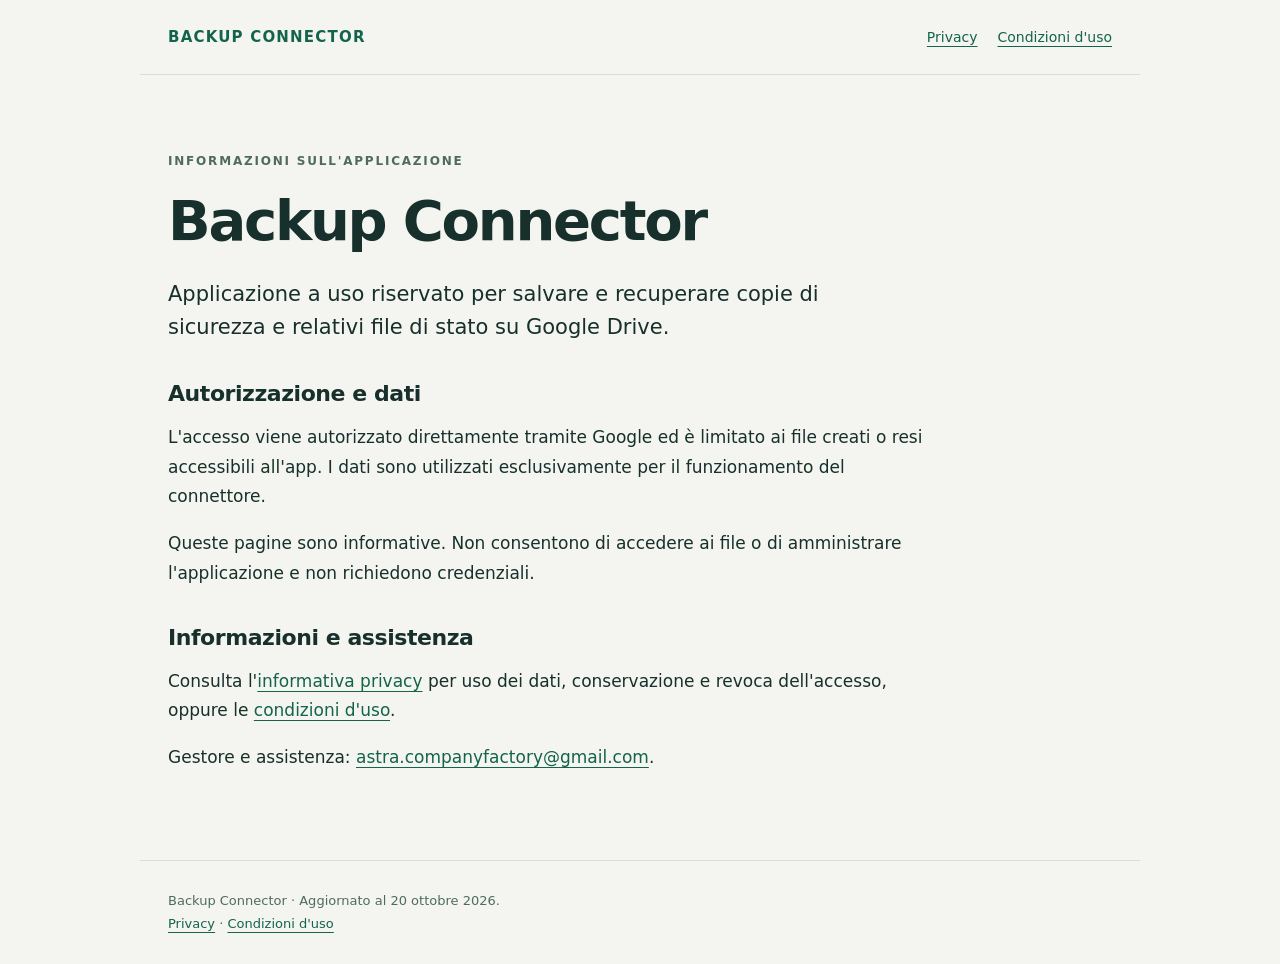
<file: index.html>
<!doctype html>
<html lang="it"><head><meta charset="utf-8"><meta name="viewport" content="width=device-width,initial-scale=1"><meta name="description" content="Informazioni e privacy di Backup Connector."><title>Backup Connector</title><link rel="stylesheet" href="styles.css"></head><body><header><a class="brand" href="./">BACKUP CONNECTOR</a><nav aria-label="Navigazione"><a href="privacy.html">Privacy</a><a href="terms.html">Condizioni d'uso</a></nav></header><main><p class="eyebrow">Informazioni sull'applicazione</p><h1>Backup Connector</h1><p class="intro">Applicazione a uso riservato per salvare e recuperare copie di sicurezza e relativi file di stato su Google Drive.</p><section><h2>Autorizzazione e dati</h2><p>L'accesso viene autorizzato direttamente tramite Google ed è limitato ai file creati o resi accessibili all'app. I dati sono utilizzati esclusivamente per il funzionamento del connettore.</p><p>Queste pagine sono informative. Non consentono di accedere ai file o di amministrare l'applicazione e non richiedono credenziali.</p></section><section><h2>Informazioni e assistenza</h2><p>Consulta l'<a href="privacy.html">informativa privacy</a> per uso dei dati, conservazione e revoca dell'accesso, oppure le <a href="terms.html">condizioni d'uso</a>.</p><p>Gestore e assistenza: <a href="mailto:astra.companyfactory@gmail.com">astra.companyfactory@gmail.com</a>.</p></section></main><footer>Backup Connector · Aggiornato al 20 ottobre 2026.<br><a href="privacy.html">Privacy</a> · <a href="terms.html">Condizioni d'uso</a></footer></body></html>
</file>
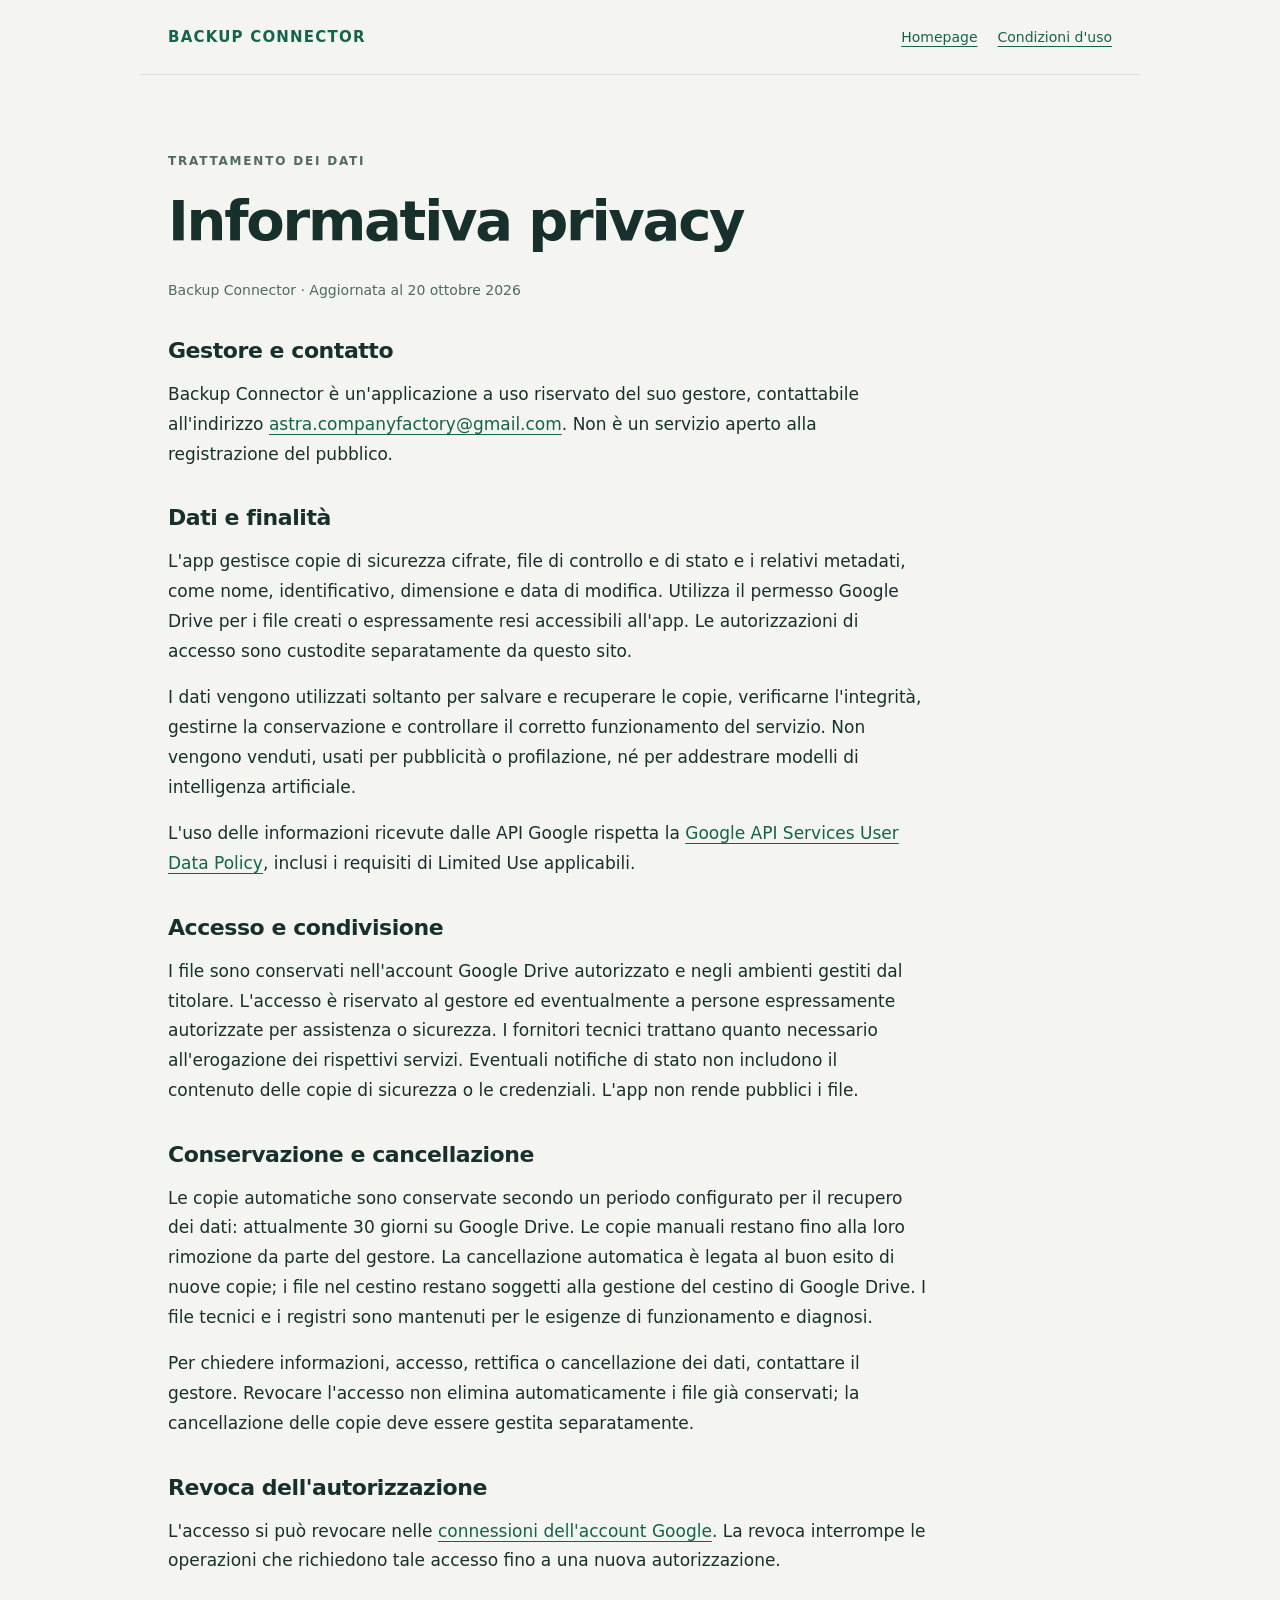
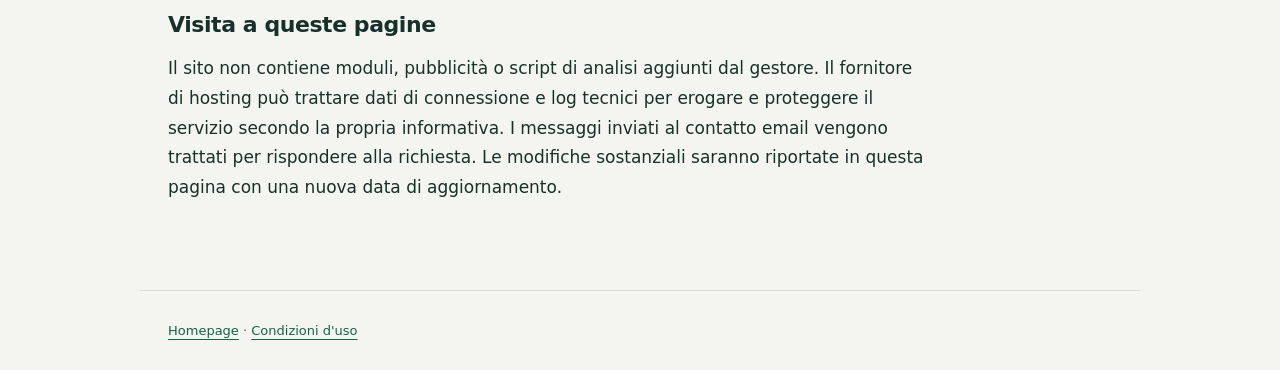
<file: privacy.html>
<!doctype html>
<html lang="it"><head><meta charset="utf-8"><meta name="viewport" content="width=device-width,initial-scale=1"><meta name="description" content="Utilizzo e gestione dei dati di Backup Connector."><title>Privacy | Backup Connector</title><link rel="stylesheet" href="styles.css"></head><body><header><a class="brand" href="./">BACKUP CONNECTOR</a><nav aria-label="Navigazione"><a href="./">Homepage</a><a href="terms.html">Condizioni d'uso</a></nav></header><main><p class="eyebrow">Trattamento dei dati</p><h1>Informativa privacy</h1><p class="meta">Backup Connector · Aggiornata al 20 ottobre 2026</p><h2>Gestore e contatto</h2><p>Backup Connector è un'applicazione a uso riservato del suo gestore, contattabile all'indirizzo <a href="mailto:astra.companyfactory@gmail.com">astra.companyfactory@gmail.com</a>. Non è un servizio aperto alla registrazione del pubblico.</p><h2>Dati e finalità</h2><p>L'app gestisce copie di sicurezza cifrate, file di controllo e di stato e i relativi metadati, come nome, identificativo, dimensione e data di modifica. Utilizza il permesso Google Drive per i file creati o espressamente resi accessibili all'app. Le autorizzazioni di accesso sono custodite separatamente da questo sito.</p><p>I dati vengono utilizzati soltanto per salvare e recuperare le copie, verificarne l'integrità, gestirne la conservazione e controllare il corretto funzionamento del servizio. Non vengono venduti, usati per pubblicità o profilazione, né per addestrare modelli di intelligenza artificiale.</p><p>L'uso delle informazioni ricevute dalle API Google rispetta la <a href="https://developers.google.com/terms/api-services-user-data-policy">Google API Services User Data Policy</a>, inclusi i requisiti di Limited Use applicabili.</p><h2>Accesso e condivisione</h2><p>I file sono conservati nell'account Google Drive autorizzato e negli ambienti gestiti dal titolare. L'accesso è riservato al gestore ed eventualmente a persone espressamente autorizzate per assistenza o sicurezza. I fornitori tecnici trattano quanto necessario all'erogazione dei rispettivi servizi. Eventuali notifiche di stato non includono il contenuto delle copie di sicurezza o le credenziali. L'app non rende pubblici i file.</p><h2>Conservazione e cancellazione</h2><p>Le copie automatiche sono conservate secondo un periodo configurato per il recupero dei dati: attualmente 30 giorni su Google Drive. Le copie manuali restano fino alla loro rimozione da parte del gestore. La cancellazione automatica è legata al buon esito di nuove copie; i file nel cestino restano soggetti alla gestione del cestino di Google Drive. I file tecnici e i registri sono mantenuti per le esigenze di funzionamento e diagnosi.</p><p>Per chiedere informazioni, accesso, rettifica o cancellazione dei dati, contattare il gestore. Revocare l'accesso non elimina automaticamente i file già conservati; la cancellazione delle copie deve essere gestita separatamente.</p><h2>Revoca dell'autorizzazione</h2><p>L'accesso si può revocare nelle <a href="https://myaccount.google.com/connections">connessioni dell'account Google</a>. La revoca interrompe le operazioni che richiedono tale accesso fino a una nuova autorizzazione.</p><h2>Visita a queste pagine</h2><p>Il sito non contiene moduli, pubblicità o script di analisi aggiunti dal gestore. Il fornitore di hosting può trattare dati di connessione e log tecnici per erogare e proteggere il servizio secondo la propria informativa. I messaggi inviati al contatto email vengono trattati per rispondere alla richiesta. Le modifiche sostanziali saranno riportate in questa pagina con una nuova data di aggiornamento.</p></main><footer><a href="./">Homepage</a> · <a href="terms.html">Condizioni d'uso</a></footer></body></html>
</file>
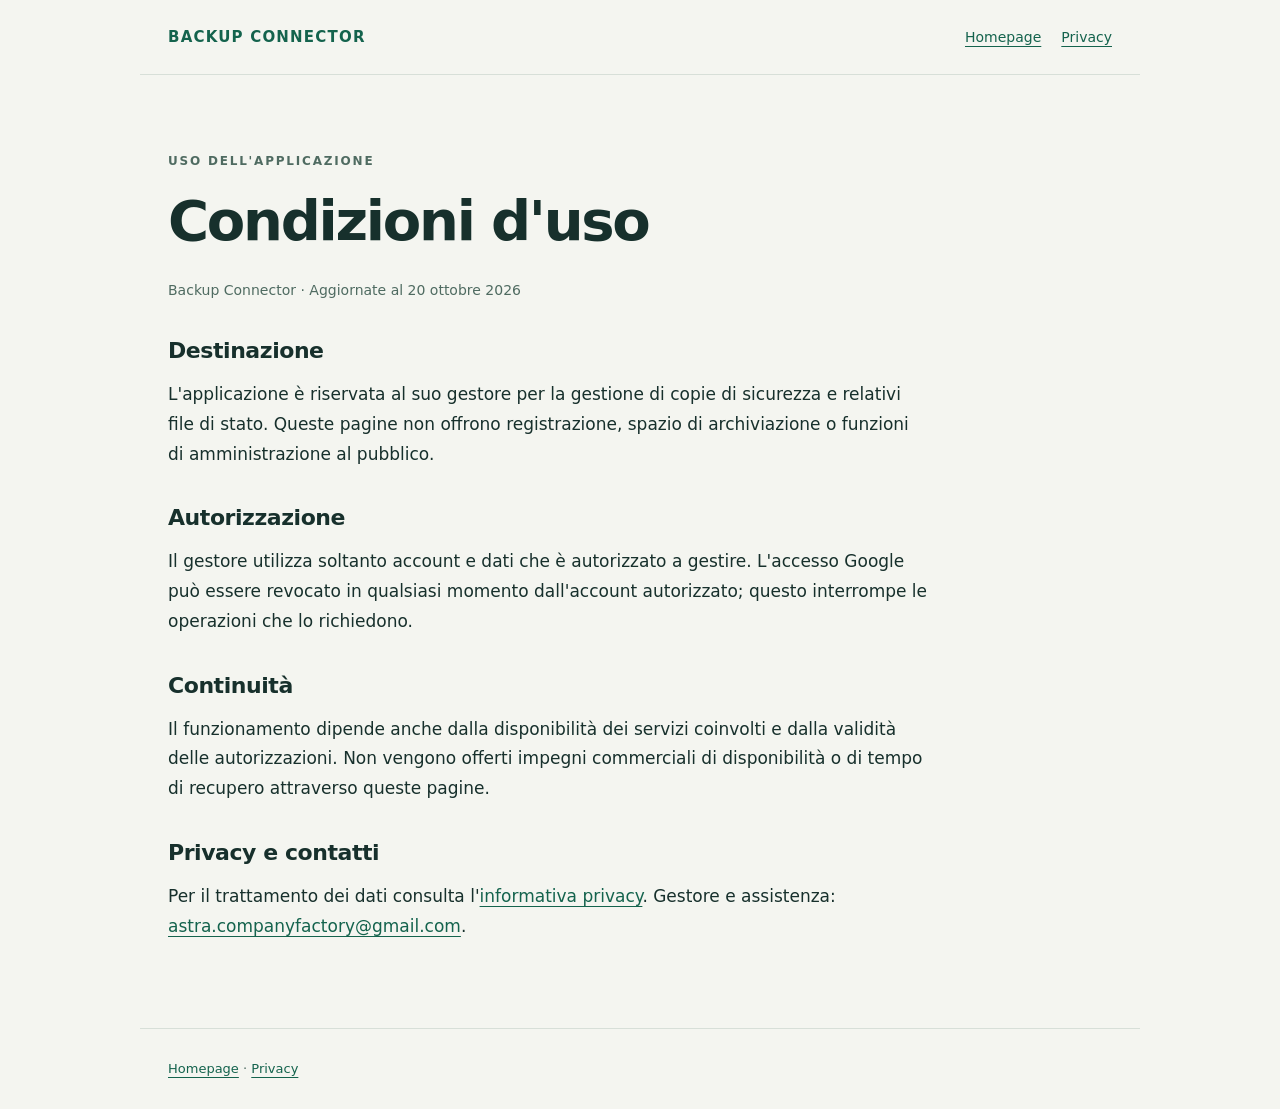
<file: terms.html>
<!doctype html>
<html lang="it"><head><meta charset="utf-8"><meta name="viewport" content="width=device-width,initial-scale=1"><meta name="description" content="Condizioni d'uso di Backup Connector."><title>Condizioni d'uso | Backup Connector</title><link rel="stylesheet" href="styles.css"></head><body><header><a class="brand" href="./">BACKUP CONNECTOR</a><nav aria-label="Navigazione"><a href="./">Homepage</a><a href="privacy.html">Privacy</a></nav></header><main><p class="eyebrow">Uso dell'applicazione</p><h1>Condizioni d'uso</h1><p class="meta">Backup Connector · Aggiornate al 20 ottobre 2026</p><h2>Destinazione</h2><p>L'applicazione è riservata al suo gestore per la gestione di copie di sicurezza e relativi file di stato. Queste pagine non offrono registrazione, spazio di archiviazione o funzioni di amministrazione al pubblico.</p><h2>Autorizzazione</h2><p>Il gestore utilizza soltanto account e dati che è autorizzato a gestire. L'accesso Google può essere revocato in qualsiasi momento dall'account autorizzato; questo interrompe le operazioni che lo richiedono.</p><h2>Continuità</h2><p>Il funzionamento dipende anche dalla disponibilità dei servizi coinvolti e dalla validità delle autorizzazioni. Non vengono offerti impegni commerciali di disponibilità o di tempo di recupero attraverso queste pagine.</p><h2>Privacy e contatti</h2><p>Per il trattamento dei dati consulta l'<a href="privacy.html">informativa privacy</a>. Gestore e assistenza: <a href="mailto:astra.companyfactory@gmail.com">astra.companyfactory@gmail.com</a>.</p></main><footer><a href="./">Homepage</a> · <a href="privacy.html">Privacy</a></footer></body></html>
</file>
<file: styles.css>
:root{color-scheme:light;font-family:system-ui,-apple-system,BlinkMacSystemFont,"Segoe UI",sans-serif;color:#17302c;background:#f4f5f0}*{box-sizing:border-box}body{margin:0}a{color:#14634d;text-underline-offset:4px}a:focus-visible{outline:3px solid #bc650c;outline-offset:5px}header,main,footer{max-width:1000px;margin:auto;padding:28px}header{display:flex;justify-content:space-between;gap:24px;align-items:center;border-bottom:1px solid #d7dfd8}.brand{font-weight:750;text-decoration:none;letter-spacing:.08em;font-size:15px}nav{display:flex;gap:20px;font-size:14px}main{padding-top:64px;padding-bottom:70px;min-height:70vh}.eyebrow{font-size:12px;letter-spacing:.15em;text-transform:uppercase;color:#4f6b61;font-weight:700}h1{font-size:clamp(32px,5vw,56px);line-height:1.12;letter-spacing:-.04em;max-width:800px;margin:18px 0 25px}h2{font-size:22px;letter-spacing:-.02em;margin:36px 0 12px}p,li{font-size:17px;line-height:1.75;max-width:760px}.intro{font-size:21px;line-height:1.6;max-width:730px}.note{padding:20px 24px;background:#e4ece3;border-left:3px solid #23624c;max-width:760px;margin:32px 0}.note p{margin:0}section{margin-top:28px}footer{font-size:13px;color:#4f6b61;border-top:1px solid #d7dfd8;line-height:1.8}.meta{font-size:14px;color:#4f6b61}code{font-size:.9em;overflow-wrap:anywhere}ul{padding-left:24px}@media(max-width:600px){header{align-items:flex-start;flex-direction:column;padding:22px}main{padding:38px 22px}nav{flex-wrap:wrap}footer{padding:22px}.intro{font-size:19px}}
</file>
